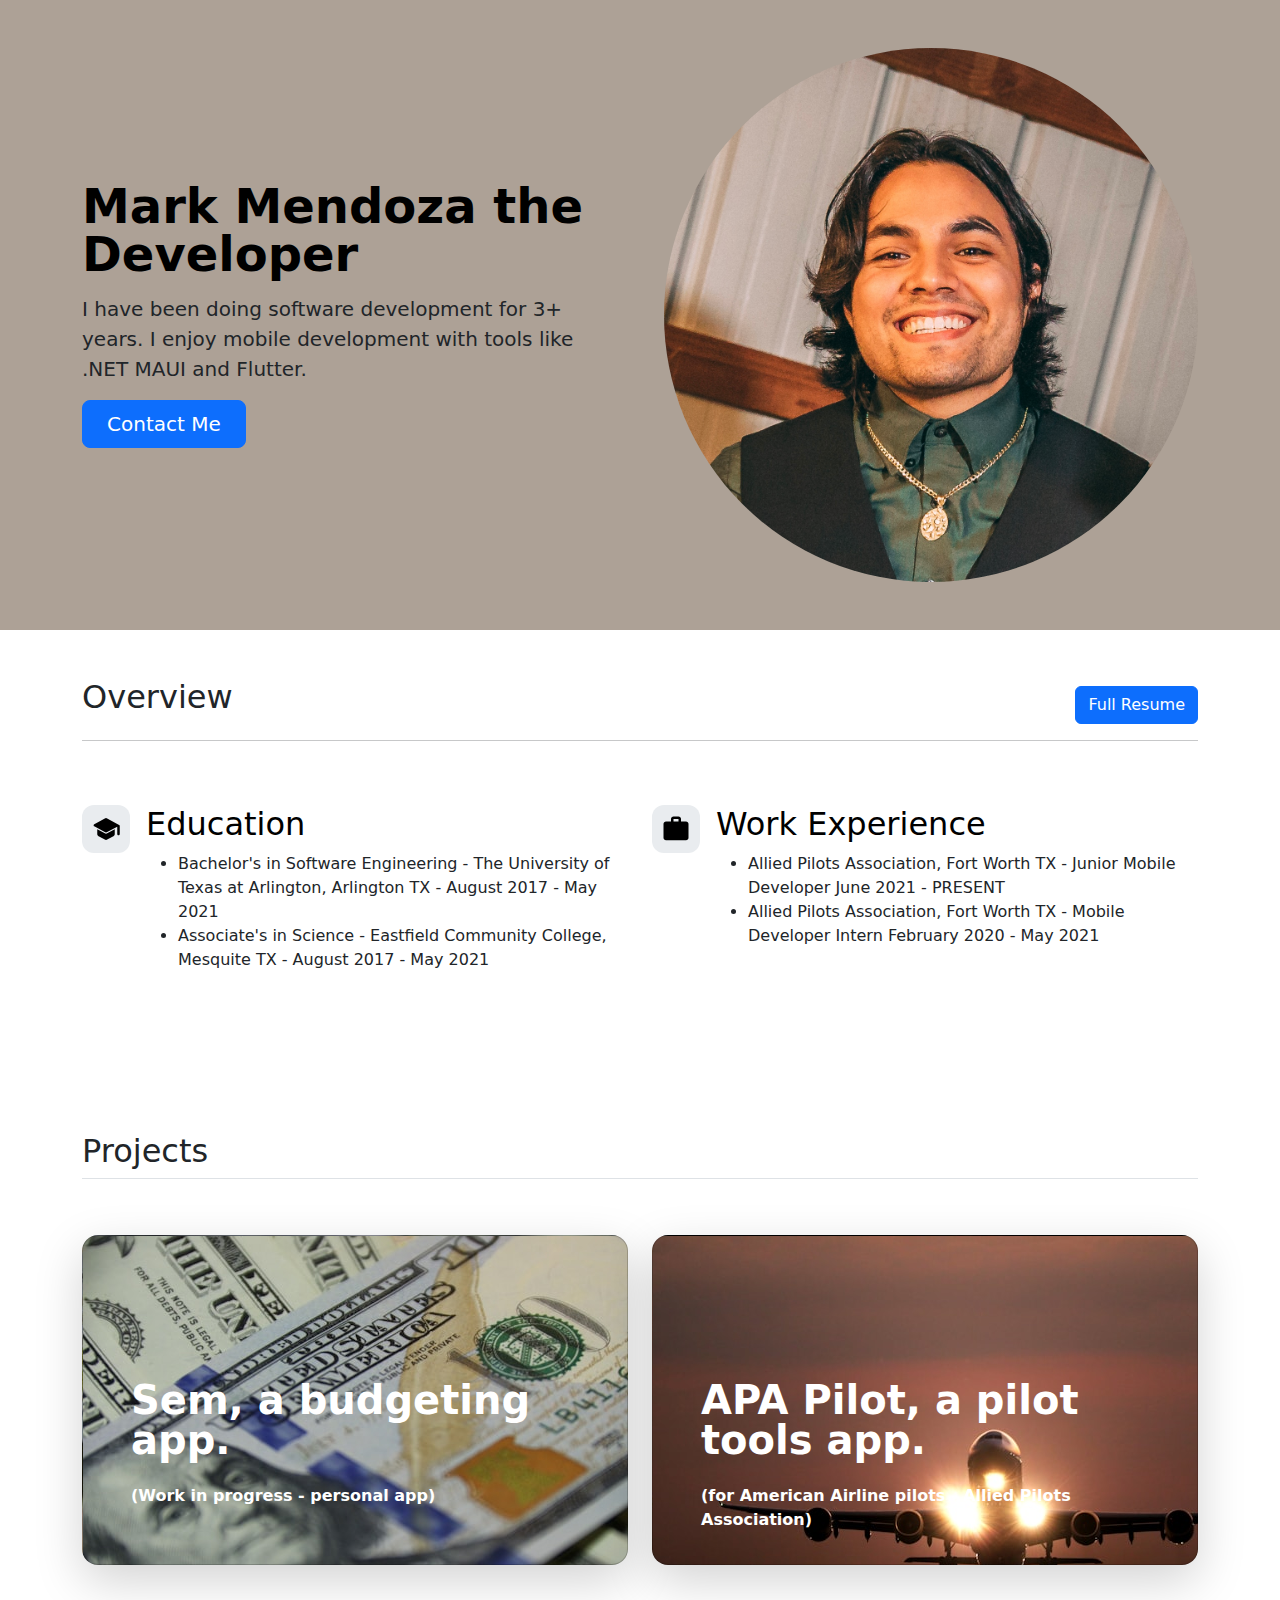
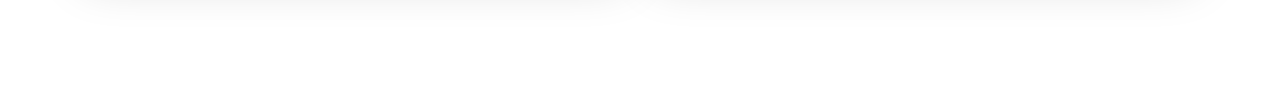
<file: index.html>
<!DOCTYPE html>
<html lang="en">
  <head>
    <meta charset="UTF-8" />
    <title>My Resume</title>
    <link
      href="https://cdn.jsdelivr.net/npm/bootstrap@5.3.3/dist/css/bootstrap.min.css"
      rel="stylesheet"
      integrity="sha384-QWTKZyjpPEjISv5WaRU9OFeRpok6YctnYmDr5pNlyT2bRjXh0JMhjY6hW+ALEwIH"
      crossorigin="anonymous"
    />
    <link rel="stylesheet" href="./style.css" />
  </head>

  <body>
    <div>
      <section class="hero-section">
        <div class="container">
          <div class="row flex-lg-row-reverse align-items-center g-5 py-5">
            <div class="col-10 col-sm-8 col-lg-6 mx-auto">
              <img
                id="profilePicture"
                src="./assets/profile.jpg"
                class="d-block img-fluid"
                alt="Bootstrap Themes"
                loading="lazy"
              />
            </div>
            <div class="col-lg-6">
              <h1 class="display-5 fw-bold text-body-emphasis lh-1 mb-3">
                Mark Mendoza the Developer
              </h1>
              <p class="lead">
                I have been doing software development for 3+ years. I enjoy
                mobile development with tools like .NET MAUI and Flutter.
              </p>
              <div class="d-grid gap-2 d-md-flex justify-content-md-start">
                <a
                  class="btn btn-primary btn-lg px-4 me-md-2"
                  type="button"
                  href="mailto:mendoza.mark007@gmail.com?subject=Lets Get In Touch"
                >
                  Contact Me
                </a>
              </div>
            </div>
          </div>
        </div>
      </section>

      <section>
        <div class="container">
          <div class="py-5" id="hanging-icons">
            <div>
              <div id="overview-header" class="d-flex align-items-end">
                <h2>Overview</h2>
                <a
                  class="btn btn-primary"
                  type="button"
                  href="./pages/resume.html"
                >
                  Full Resume
                </a>
              </div>
              <hr />
            </div>

            <div class="row g-4 py-5 row-cols-1 row-cols-lg-2">
              <div class="col d-flex align-items-start">
                <div
                  class="icon-square text-body-emphasis bg-body-secondary d-inline-flex align-items-center justify-content-center fs-4 flex-shrink-0 me-3"
                >
                  <img
                    src="./assets/education.svg"
                    alt="education icon"
                    height="30"
                  />
                </div>
                <div>
                  <h3 class="fs-2 text-body-emphasis">Education</h3>
                  <ul>
                    <li>
                      Bachelor's in Software Engineering - The University of
                      Texas at Arlington, Arlington TX - August 2017 - May 2021
                    </li>
                    <li>
                      Associate's in Science - Eastfield Community College,
                      Mesquite TX - August 2017 - May 2021
                    </li>
                  </ul>
                </div>
              </div>

              <div class="col d-flex align-items-start">
                <div
                  class="icon-square text-body-emphasis bg-body-secondary d-inline-flex align-items-center justify-content-center fs-4 flex-shrink-0 me-3"
                >
                  <img
                    src="./assets/work_experience.svg"
                    alt="work experience icon"
                    height="30"
                  />
                </div>
                <div>
                  <h3 class="fs-2 text-body-emphasis">Work Experience</h3>
                  <ul>
                    <li>
                      Allied Pilots Association, Fort Worth TX - Junior Mobile
                      Developer June 2021 - PRESENT
                    </li>
                    <li>
                      Allied Pilots Association, Fort Worth TX - Mobile
                      Developer Intern February 2020 - May 2021
                    </li>
                  </ul>
                </div>
              </div>
            </div>
          </div>
        </div>
      </section>

      <section>
        <div class="container">
          <div class="py-5" id="custom-cards">
            <h2 class="pb-2 border-bottom">Projects</h2>

            <div
              class="row row-cols-1 row-cols-lg-2 align-items-stretch g-4 py-5"
            >
              <div class="col">
                <div
                  class="card card-cover h-100 overflow-hidden text-bg-dark rounded-4 shadow-lg"
                  style="background-image: url('./assets/budget_4.jpg')"
                >
                  <div class="d-flex flex-column h-100 p-5 pb-3 text-shadow-1">
                    <h3 class="pt-5 mt-5 mb-4 display-6 lh-1 fw-bold">
                      Sem, a budgeting app.
                    </h3>
                    <p class="fw-bold">(Work in progress - personal app)</p>
                  </div>
                </div>
              </div>

              <div class="col">
                <div
                  class="card card-cover h-100 overflow-hidden text-bg-dark rounded-4 shadow-lg"
                  style="background-image: url('./assets/aircraft.jpg')"
                >
                  <div
                    class="d-flex flex-column h-100 p-5 pb-3 text-white text-shadow-1"
                  >
                    <h3 class="pt-5 mt-5 mb-4 display-6 lh-1 fw-bold">
                      APA Pilot, a pilot tools app.
                    </h3>
                    <p class="fw-bold">
                      (for American Airline pilots - Allied Pilots Association)
                    </p>
                  </div>
                </div>
              </div>
            </div>
          </div>
        </div>
      </section>
    </div>
  </body>
</html>
</file>
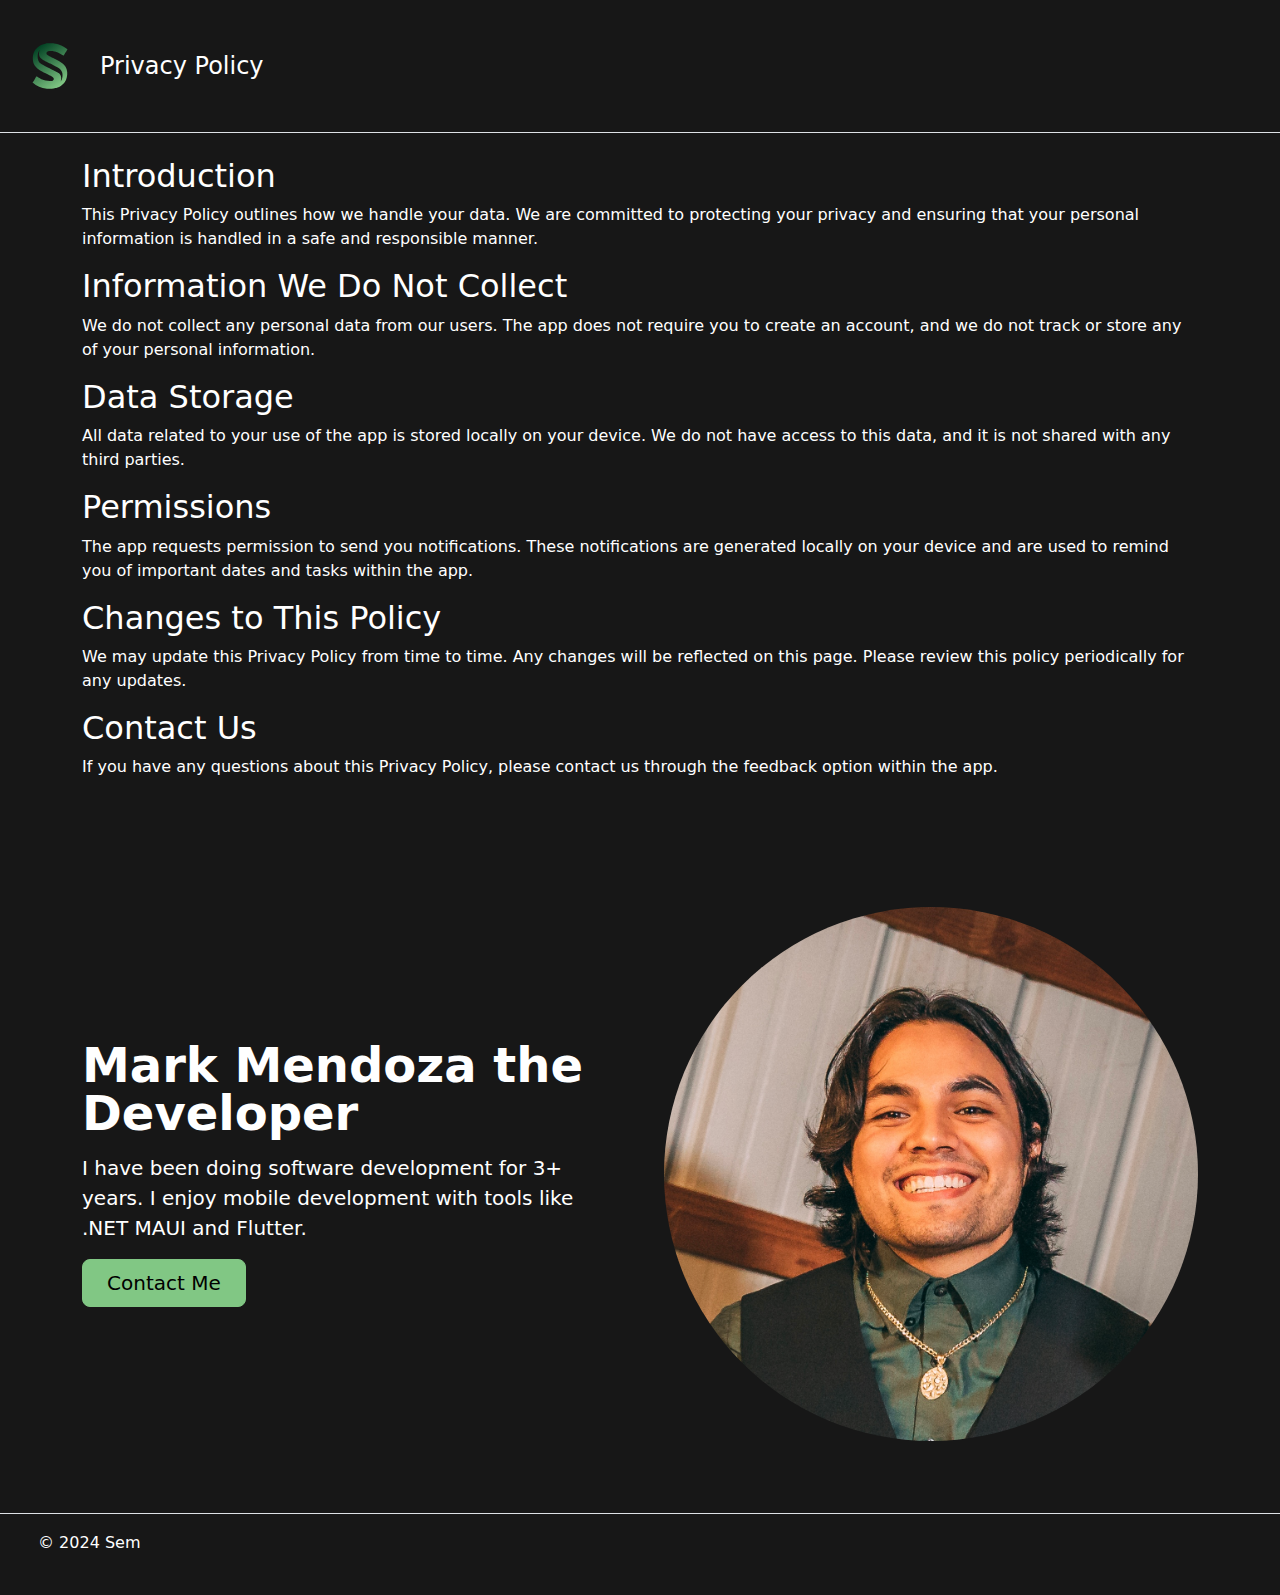
<file: pages/sem_privacy_policy.html>
<!DOCTYPE html>
<html lang="en">

<head>
  <meta charset="UTF-8" />
  <title>Privacy Policy</title>
  <link href="https://cdn.jsdelivr.net/npm/bootstrap@5.3.3/dist/css/bootstrap.min.css" rel="stylesheet"
    integrity="sha384-QWTKZyjpPEjISv5WaRU9OFeRpok6YctnYmDr5pNlyT2bRjXh0JMhjY6hW+ALEwIH" crossorigin="anonymous" />
  <link rel="stylesheet" href="/style.css" />
</head>

<body class="privacy-policy-page">
  <div>
    <header>
      <header class="d-flex flex-wrap justify-content-center py-3 mb-4 border-bottom">
        <a class="d-flex align-items-center mb-3 mb-md-0 me-md-auto link-body-emphasis text-decoration-none">
        <svg class="bi" id="app-logo" width="100" height="100" viewBox="0 0 512 512" fill="none" xmlns="http://www.w3.org/2000/svg">
          <rect width="512" height="512" fill="#171717"/>
          <path d="M243.657 139.871C238.275 140.37 237.873 140.437 231.779 141.601C219.406 143.995 207.807 148.884 198.682 155.569C190.578 161.522 187.732 164.283 181.886 171.799C180.68 173.329 177.37 178.983 175.7 182.309C169.885 193.983 167.132 208.783 168.183 222.718C168.555 227.64 169.452 233.161 170.379 236.188C170.689 237.185 171.029 238.449 171.122 239.014C171.833 242.34 176.133 251.021 179.597 256.143C183.154 261.397 191.289 269.18 198.373 274.069C204.033 277.993 216.592 285.144 224.046 288.736C224.912 289.135 226.49 289.933 227.603 290.498C230.016 291.696 240.749 297.017 246.162 299.711C253.741 303.436 266.732 310.387 268.897 311.85C273.506 314.943 275.826 318.668 275.455 322.493C275.022 326.916 271.155 331.207 266.577 332.271C258.937 334.067 242.853 333.335 233.016 330.808C227.572 329.377 219.685 326.783 216.87 325.453C216.313 325.187 215.385 324.788 214.859 324.522C204.528 319.699 198.311 316.24 191.475 311.451C189.557 310.121 187.794 309.023 187.547 309.023C187.021 309.023 185.072 311.917 177.123 324.655C169.977 336.129 168.029 339.189 167.317 340.053C166.853 340.619 166.884 340.719 167.503 341.217C167.843 341.55 169.019 342.514 170.07 343.412C177.958 350.164 188.011 356.549 197.754 360.973C204.93 364.265 217.303 368.123 225.747 369.72C241.956 372.813 259.339 373.345 274.31 371.216C276.785 370.851 279.692 370.318 280.806 370.052C281.919 369.786 283.713 369.321 284.827 369.088C290.116 367.824 292.776 366.959 299.21 364.398C301.901 363.334 308.675 359.742 311.583 357.88C318.852 353.157 327.575 344.443 332.802 336.628C334.225 334.499 337.04 329.178 338.308 326.251C344.68 311.451 346.195 291.995 342.174 276.763C341.772 275.2 341.308 273.636 341.154 273.271C340.999 272.905 340.628 271.84 340.349 270.942C339.421 268.116 336.947 262.661 335.431 260.167C331.008 252.783 326.152 247.462 318.543 241.575C308.768 234.026 300.757 229.336 281.888 220.157C276.847 217.729 276.692 217.663 271.836 215.135C269.361 213.871 266.577 212.474 265.649 212.009C263.175 210.778 256.555 207.352 251.421 204.659C241.739 199.537 238.955 196.909 237.811 191.721C237.47 190.158 237.501 189.759 238.12 187.797C239.295 183.972 242.296 181.511 247.771 179.914C250.152 179.216 250.957 179.149 259.154 179.149C267.289 179.149 268.371 179.216 273.382 180.081C276.352 180.58 280.218 181.378 281.95 181.843C284.982 182.642 293.704 185.668 295.962 186.732C306.294 191.522 315.944 196.943 321.945 201.266C323.492 202.397 324.884 203.195 325.038 203.095C325.224 202.962 325.935 201.965 326.616 200.834C327.327 199.703 329.523 196.211 331.534 193.118C343.071 175.225 345.175 171.833 344.989 171.334C344.865 171.068 344.092 170.236 343.226 169.505C342.391 168.773 340.751 167.376 339.638 166.378C331.07 158.995 317.182 151.445 303.541 146.723C297.602 144.694 297.076 144.527 292.869 143.43C287.765 142.1 283.033 141.202 276.785 140.37C270.196 139.472 251.142 139.206 243.657 139.871ZM202.641 175.391C202.085 176.123 200.754 180.679 200.198 183.806C199.486 187.896 199.486 196.444 200.198 200.102C201.651 207.253 204.807 212.607 210.931 218.228C213.22 220.29 217.519 223.35 220.427 224.979C224.696 227.341 227.882 229.037 230.232 230.134C233.078 231.498 233.975 231.93 245.08 237.618C248.668 239.414 252.472 241.376 253.586 241.908C254.699 242.44 256.308 243.238 257.143 243.671C260.669 245.4 268.897 249.591 273.444 251.952C276.135 253.349 278.362 254.48 278.455 254.48C278.641 254.48 291.539 261.198 295.808 263.526C308.366 270.377 314.769 277.661 318.233 289.035C319.594 293.558 320.089 297.416 320.089 303.536C320.058 312.748 318.326 321.828 315.387 327.814C314.645 329.377 311.212 335.164 310.624 335.929C310.16 336.495 310.407 335.43 311.15 333.302C313.191 327.681 313.903 318.701 312.82 312.615C311.49 305.099 307.005 297.882 300.293 292.427C296.21 289.102 294.292 288.037 273.073 277.428C268.804 275.299 265.68 273.736 259.989 270.809C258.597 270.111 256.617 269.113 255.596 268.614C254.576 268.116 252.503 267.051 250.957 266.286C245.729 263.626 243.224 262.395 239.976 260.799C238.182 259.901 235.862 258.737 234.81 258.171C233.759 257.606 230.418 255.943 227.387 254.48C219.437 250.555 212.014 246.331 208.147 243.538C203.662 240.245 199.363 234.757 196.61 228.837C191.599 217.962 191.227 199.67 195.805 187.131C197.445 182.608 202.146 174.094 202.672 174.66C202.858 174.859 202.827 175.125 202.641 175.391Z" fill="url(#paint0_linear_412_27)"/>
          <defs>
          <linearGradient id="paint0_linear_412_27" x1="195.898" y1="153.707" x2="332.015" y2="343.003" gradientUnits="userSpaceOnUse">
          <stop stop-color="#004022"/>
          <stop offset="1" stop-color="#81C784"/>
          </linearGradient>
          </defs>
          </svg>
          <span class="fs-4">Privacy Policy</span>
        </a>
      </header> 
    </header>


    <section>
      <div class="container">
        <h2>Introduction</h2>
        <p>This Privacy Policy outlines how we handle your data. We are committed to protecting your privacy and
          ensuring that your personal information is handled in a safe and responsible manner.</p>

        <h2>Information We Do Not Collect</h2>
        <p>We do not collect any personal data from our users. The app does not require you to create an account, and we
          do not track or store any of your personal information.</p>

        <h2>Data Storage</h2>
        <p>All data related to your use of the app is stored locally on your device. We do not have access to this data,
          and it is not shared with any third parties.</p>

        <h2>Permissions</h2>
        <p>The app requests permission to send you notifications. These notifications are generated locally on your
          device and are used to remind you of important dates and tasks within the app.</p>

        <h2>Changes to This Policy</h2>
        <p>We may update this Privacy Policy from time to time. Any changes will be reflected on this page. Please
          review this policy periodically for any updates.</p>

        <h2>Contact Us</h2>
        <p>If you have any questions about this Privacy Policy, please contact us through the feedback option within
          the app.</p>

      </div>
    </section>

    <section class="privacy-policy-footer">
      <div class="container">
        <div class="row flex-lg-row-reverse align-items-center g-5 py-5">
          <div class="col-10 col-sm-8 col-lg-6 mx-auto">
            <img id="profilePicture" src="/assets/profile.jpg" class="d-block img-fluid" alt="Bootstrap Themes"
              loading="lazy" />
          </div>
          <div class="col-lg-6">
            <h1 class="display-5 fw-bold text-body-emphasis lh-1 mb-3">
              Mark Mendoza the Developer
            </h1>
            <p class="lead">
              I have been doing software development for 3+ years. I enjoy
              mobile development with tools like .NET MAUI and Flutter.
            </p>
            <div class="d-grid gap-2 d-md-flex justify-content-md-start">
              <a class="btn btn-primary btn-lg px-4 me-md-2" type="button"
                href="mailto:mendoza.mark007@gmail.com?subject=Lets Get In Touch">
                Contact Me
              </a>
            </div>
          </div>
        </div>
      </div>
    </section>
    <footer class="d-flex flex-wrap justify-content-between align-items-center py-3 my-4 border-top">
      <div class="col-md-4 d-flex align-items-center">
        <a href="/" class="mb-3 me-2 mb-md-0 text-body-secondary text-decoration-none lh-1">
          <svg class="bi" width="30" height="24"><use xlink:href="#bootstrap"></use></svg>
        </a>
        <span class="mb-3 mb-md-0 text-body-secondary">© 2024 Sem</span>
      </div>
  
      <ul class="nav col-md-4 justify-content-end list-unstyled d-flex">
        <li class="ms-3"><a class="text-body-secondary" href="#"><svg class="bi" width="24" height="24"><use xlink:href="#twitter"></use></svg></a></li>
        <li class="ms-3"><a class="text-body-secondary" href="#"><svg class="bi" width="24" height="24"><use xlink:href="#instagram"></use></svg></a></li>
        <li class="ms-3"><a class="text-body-secondary" href="#"><svg class="bi" width="24" height="24"><use xlink:href="#facebook"></use></svg></a></li>
      </ul>
    </footer>
    
  </div>
</body>

</html>
</file>
<file: style.css>
.flex-container {
  display: flex;
  justify-content: center;
}

#profilePicture {
  border-radius: 50%;
}

#overview-header {
  justify-content: space-between;
}

.icon-square {
  width: 3rem;
  height: 3rem;
  border-radius: 0.75rem;
}

.hero-section {
  background-color: #ada196;
  /* background-color: #b0a499; */
  /* background-color: #445957; */
}

.card {
  cursor: pointer;
}
.privacy-policy-footer {
  margin-top: 5rem;
  background-color: #171717;
  color: white;
}

.privacy-policy-footer > div > div > div > h1 {
  color: white !important;
  margin-bottom: 20px;
}

.privacy-policy-footer a {
  background-color: #81C784;
  border-color: #81C784;
  color: black;
}

.privacy-policy-page {
  background-color: #171717;
  color: white;
}

.privacy-policy-page span {
  color: white !important;
}
</file>
